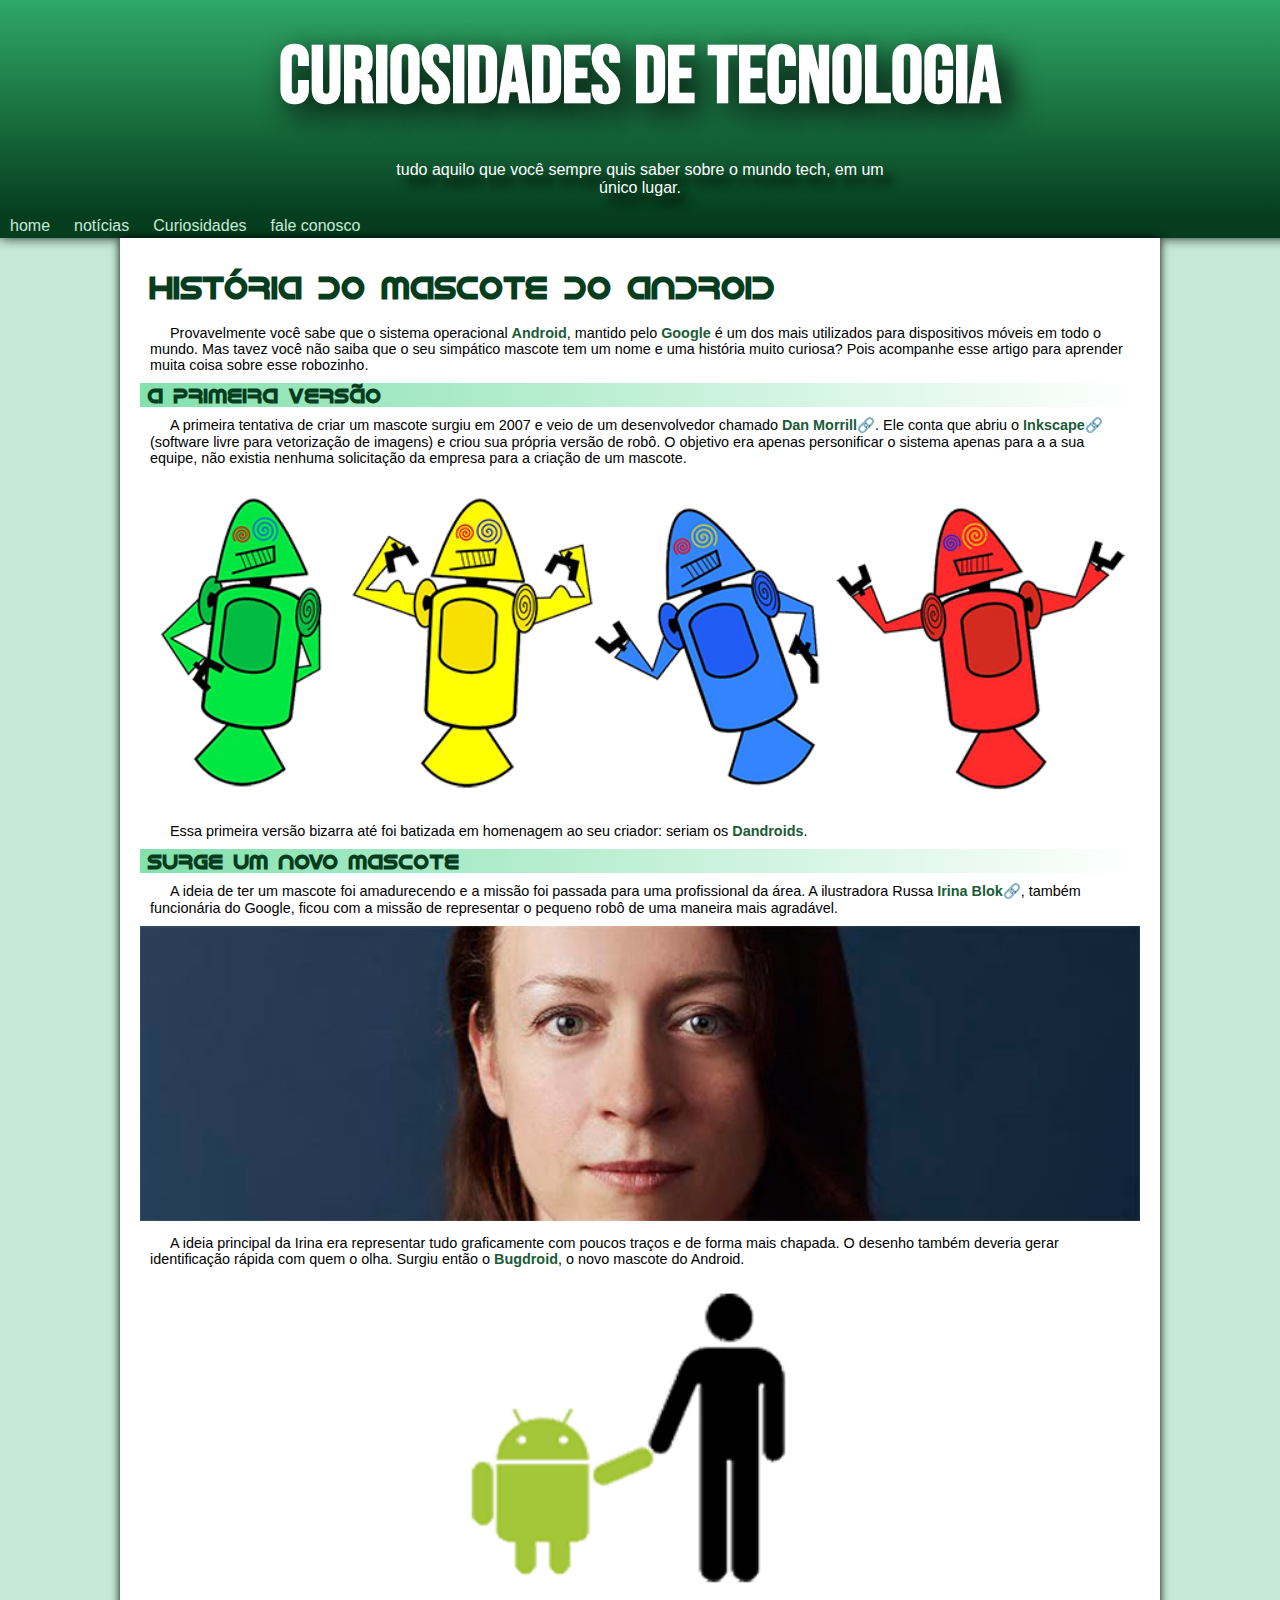
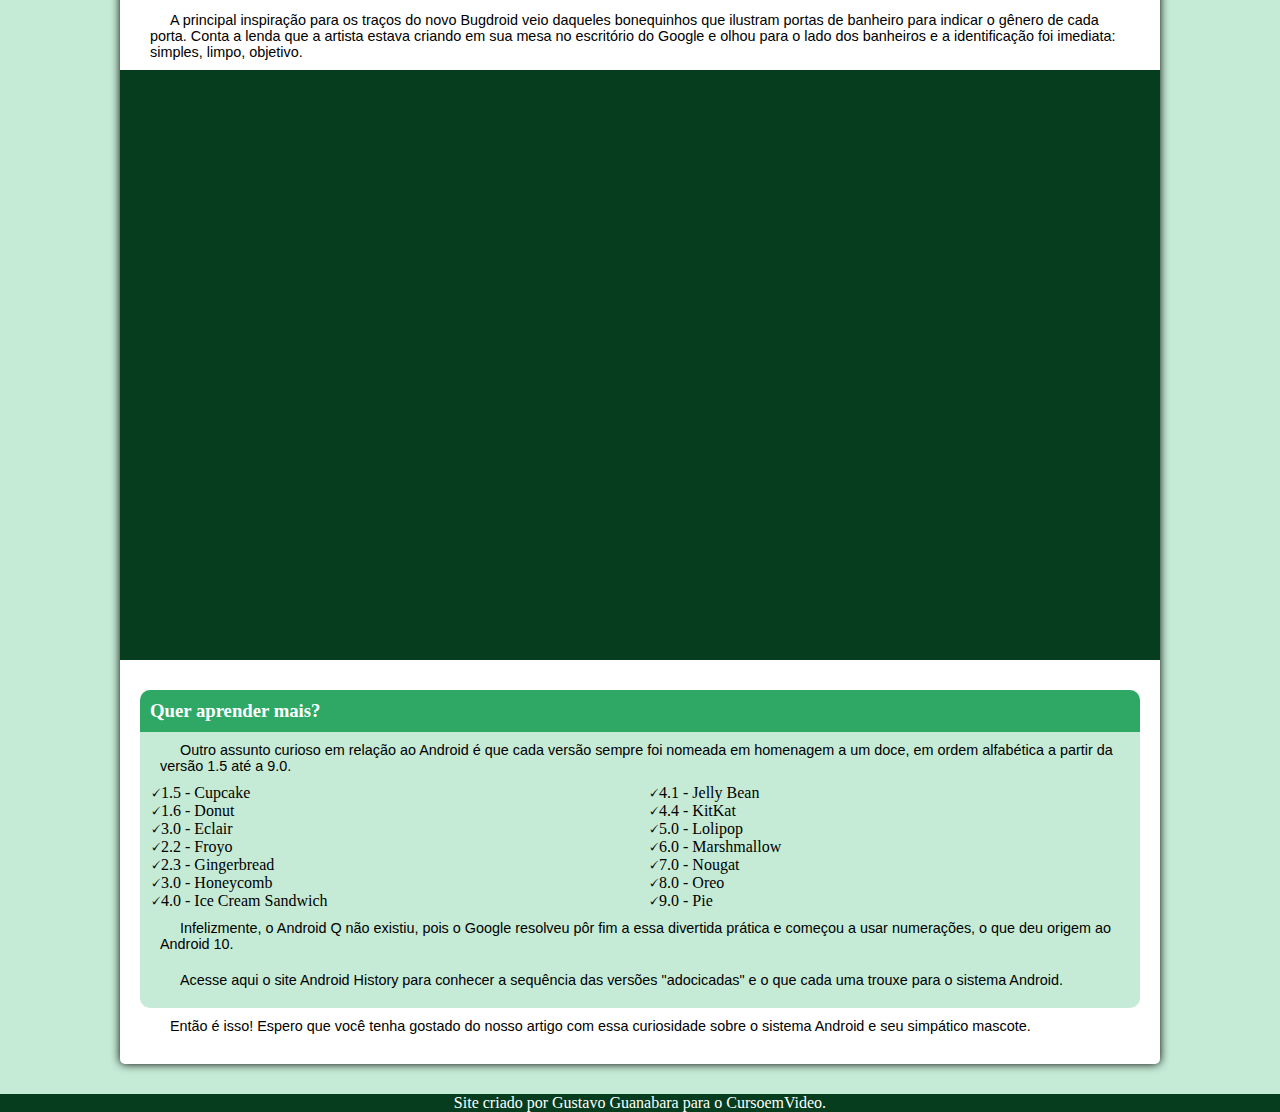
<file: Testando/index.html>
<!DOCTYPE html>
<html lang="pt-br">
<head>
    <meta charset="UTF-8">
    <meta http-equiv="X-UA-Compatible" content="IE=edge">
    <meta name="viewport" content="width=device-width, initial-scale=1.0">
    <link rel="stylesheet" href="estilo/style.css">
    <title>testando</title>
</head>
<body>

    <header>
    <H1>Curiosidades de tecnologia</H1>

    <p>tudo aquilo que você sempre quis saber sobre o mundo tech, em um único lugar.</p>
    </header>
    <nav>
    <a href="#">home</a>
    <a href="#">notícias</a>
    <a href="#">Curiosidades</a>
    <a href="#">fale conosco</a>
    </nav>


    <main>

    <article>

    <h1>História do Mascote do Android</h1>

    <p>Provavelmente você sabe que o sistema operacional <strong>Android</strong>, mantido pelo <strong>Google</strong> é um dos mais utilizados para dispositivos móveis em todo o mundo. Mas tavez você não saiba que o seu simpático mascote tem um nome e uma história muito curiosa? Pois acompanhe esse artigo para aprender muita coisa sobre esse robozinho.</p>

    <h2>A primeira versão</h2>

    <p>A primeira tentativa de criar um mascote surgiu em 2007 e veio de um desenvolvedor chamado <a href="https://androidcommunity.com/dan-morrill-shows-us-the-android-mascot-that-almost-was-20130103/" target="_blank"><strong>Dan Morrill🔗</strong></a>. Ele conta que abriu o <a href="https://inkscape.org/" target="_blank"><strong>Inkscape🔗</strong></a> (software livre para vetorização de imagens) e criou sua própria versão de robô. O objetivo era apenas personificar o sistema apenas para a a sua equipe, não existia nenhuma solicitação da empresa para a criação de um mascote.</p>

    <img src="imagens/dan-droids.png" alt="Dandroids">

    <p>Essa primeira versão bizarra até foi batizada em homenagem ao seu criador: seriam os <strong>Dandroids</strong>.</p>

    <h2>Surge um novo mascote</h2>

    <p>A ideia de ter um mascote foi amadurecendo e a missão foi passada para uma profissional da área. A ilustradora Russa<a href="https://www.irinablok.com/android" target="_blank"> <strong>Irina Blok🔗</strong></a>, também funcionária do Google, ficou com a missão de representar o pequeno robô de uma maneira mais agradável.</p>

    <img src="imagens/irina-blok.jpg" alt="irina-blok" class="irina">

    <p>A ideia principal da Irina era representar tudo graficamente com poucos traços e de forma mais chapada. O desenho também deveria gerar identificação rápida com quem o olha. Surgiu então o <strong>Bugdroid</strong>, o novo mascote do Android.</p>

    <img src="imagens/bugdroid.png" alt="" class="pequena">

    <p>A principal inspiração para os traços do novo Bugdroid veio daqueles bonequinhos que ilustram portas de banheiro para indicar o gênero de cada porta. Conta a lenda que a artista estava criando em sua mesa no escritório do Google e olhou para o lado dos banheiros e a identificação foi imediata: simples, limpo, objetivo.</p>

    <div class="video"><iframe width="700px" height="400px" src="https://www.youtube.com/embed/l2UDgpLz20M" title="YouTube video player" frameborder="0" allow="accelerometer; autoplay; clipboard-write; encrypted-media; gyroscope; picture-in-picture; web-share" allowfullscreen></iframe></div>

    <aside>

    <h3>Quer aprender mais? </h3>

    <p>Outro assunto curioso em relação ao Android é que cada versão sempre foi nomeada em homenagem a um doce, em ordem alfabética a partir da versão 1.5 até a 9.0.</p>

    <ul type="none">
    <li>1.5 - Cupcake</li>
    <li>1.6 - Donut</li>
    <li>3.0 - Eclair</li>
    <li>2.2 - Froyo</li>
    <li>2.3 - Gingerbread</li>
    <li>3.0 - Honeycomb</li>
    <li>4.0 - Ice Cream Sandwich</li>
    <li>4.1 - Jelly Bean</li>
    <li>4.4 - KitKat</li>
    <li>5.0 - Lolipop</li>
    <li>6.0 - Marshmallow</li>
    <li>7.0 - Nougat</li>
    <li>8.0 - Oreo</li>
    <li>9.0 - Pie</li>

    </ul>

    <p>Infelizmente, o Android Q não existiu, pois o Google resolveu pôr fim a essa divertida prática e começou a usar numerações, o que deu origem ao Android 10.</p>

    <p>Acesse aqui o site Android History para conhecer a sequência das versões "adocicadas" e o que cada uma trouxe para o sistema Android.</p>
    </aside>

    <p>Então é isso! Espero que você tenha gostado do nosso artigo com essa curiosidade sobre o sistema Android e seu simpático mascote.</p>
    </article>

    </main>

    <footer>Site criado por Gustavo Guanabara para o CursoemVideo.</footer>

    </body>
    </html>
</file>
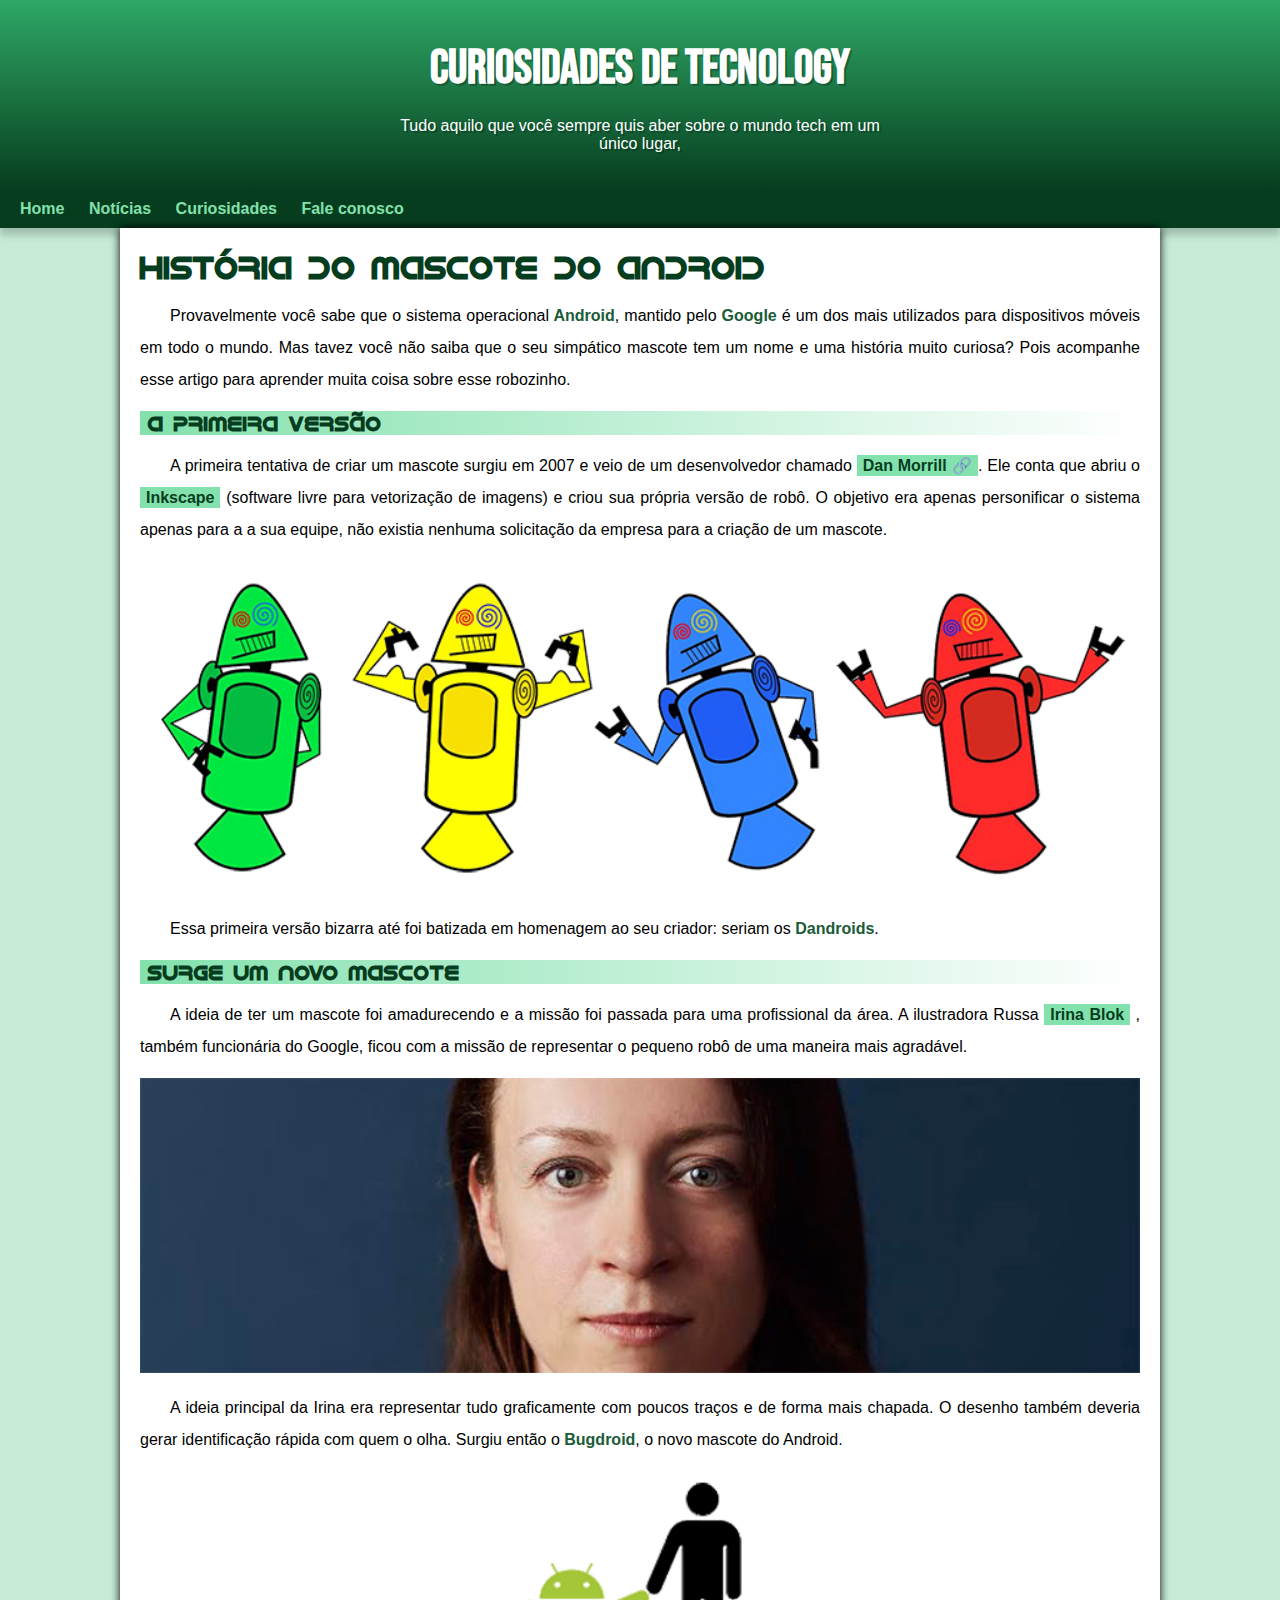
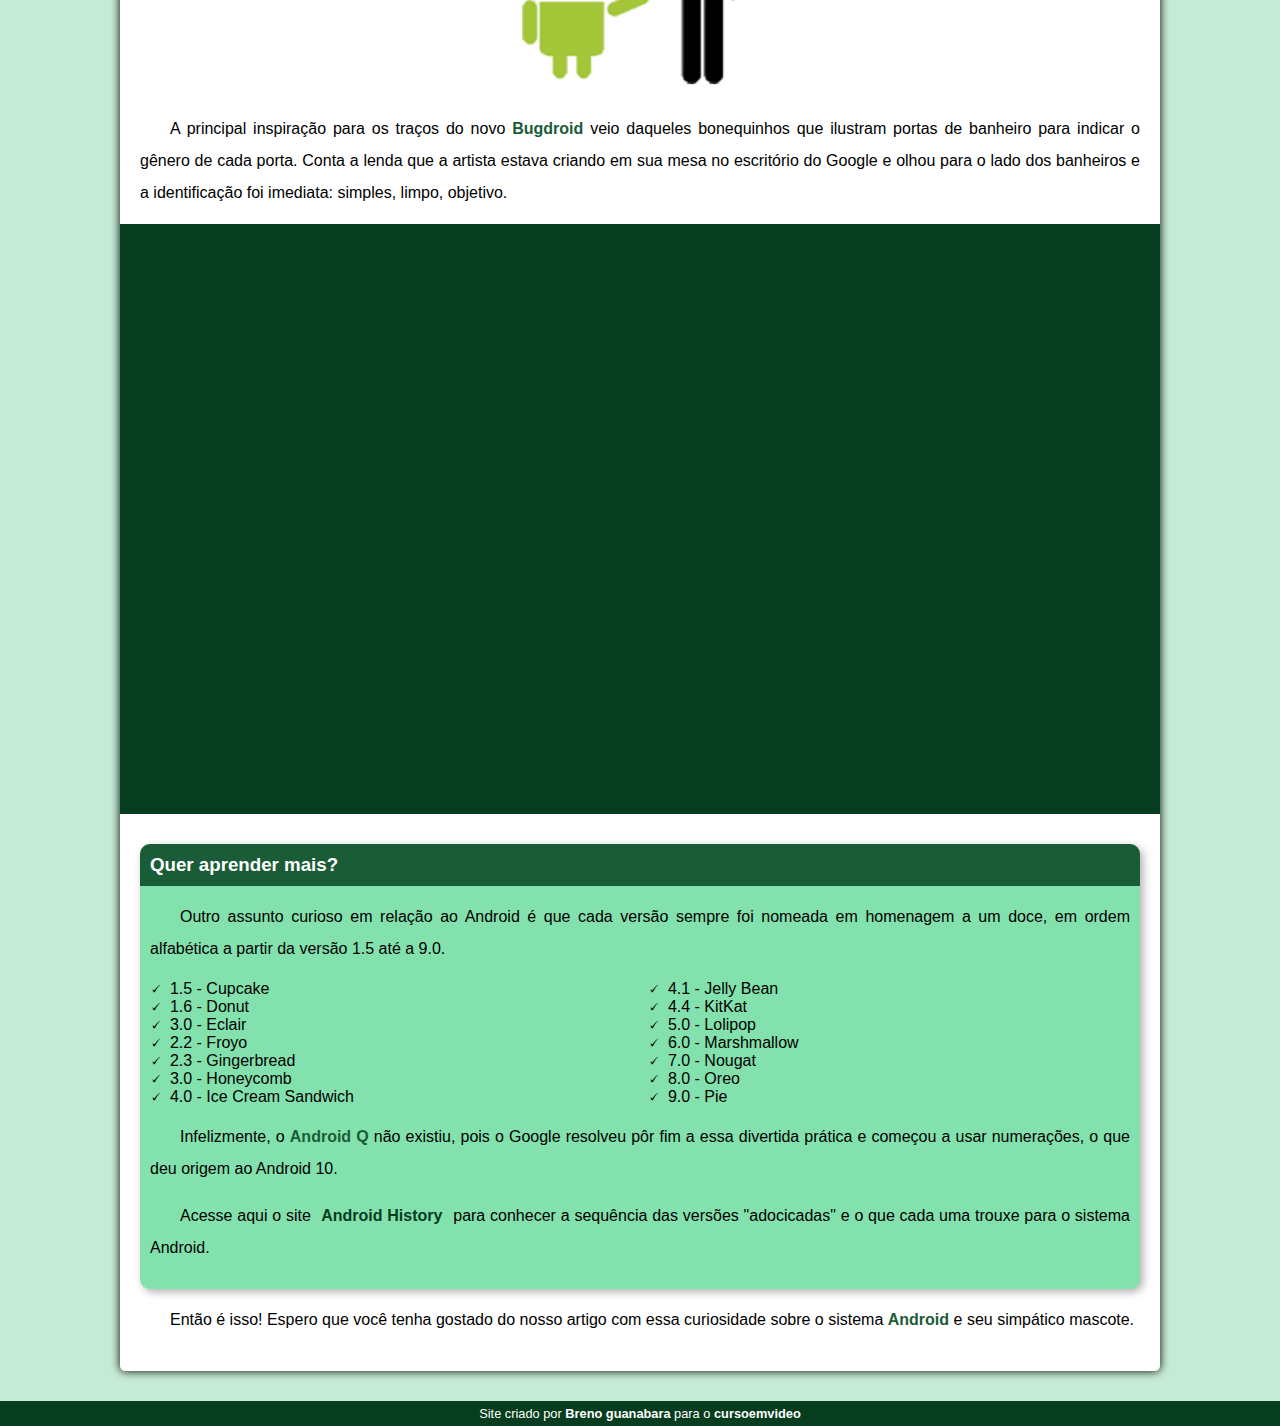
<file: Desafio/Android.html>
<!DOCTYPE html>
<html lang="pt-br">
<head>
    <meta charset="UTF-8">
    <meta http-equiv="X-UA-Compatible" content="IE=edge">
    <meta name="viewport" content="width=device-width, initial-scale=1.0">
    <title>Android</title>
    <link rel="shortcut icon" href="imagens/favicon.ico" type="image/x-icon">
    <link rel="stylesheet" href="estilo/style.css">

</head>
<body>
    <header>
        <h1>Curiosidades de Tecnology</h1>
        <p>Tudo aquilo que você sempre quis aber sobre o mundo tech em um único lugar,</p>


    </header>
    <nav>
        <a href="#">Home</a>
        <a href="#">Notícias</a>
        <a href="#">Curiosidades</a>
        <a href="#">Fale conosco</a>
    </nav>

    <main>
        <article>
            <h1>História do Mascote do Android</h1>

            <p>Provavelmente você sabe que o sistema operacional<strong> Android</strong>, mantido pelo <strong>Google</strong> é um dos mais utilizados para dispositivos móveis em todo o mundo. Mas tavez você não saiba que o seu simpático mascote tem um nome e uma história muito curiosa? Pois acompanhe esse artigo para aprender muita coisa sobre esse robozinho.</p>

            <h2>A primeira versão</h2>

            <p>A primeira tentativa de criar um mascote surgiu em 2007 e veio de um desenvolvedor chamado <a href="https://androidcommunity.com/dan-morrill-shows-us-the-android-mascot-that-almost-was-20130103/" target="_blank" class="externo">Dan Morrill</a>. Ele conta que abriu o <a href="https://inkscape.org/" target="_blank">Inkscape</a> (software livre para vetorização de imagens) e criou sua própria versão de robô. O objetivo era apenas personificar o sistema apenas para a a sua equipe, não existia nenhuma solicitação da empresa para a criação de um mascote.</p>

            <picture>
                <source media="(max-width: 600px)" srcset="imagens/dan-droids-pq.png">
                
                
                <img src="imagens/dan-droids.png" alt="mascote 1">
            </picture>

            <p>Essa primeira versão bizarra até foi batizada em homenagem ao seu criador: seriam os <strong>Dandroids</strong>.</p>

            <h2>Surge um novo mascote</h2>

            <p>A ideia de ter um mascote foi amadurecendo e a missão foi passada para uma profissional da área. A ilustradora Russa <a href="https://www.irinablok.com/android" target="_blank">Irina Blok</a> , também funcionária do Google, ficou com a missão de representar o pequeno robô de uma maneira mais agradável.</p>

            <picture>
                <source media="(max-width: 600px )" srcset="imagens/irina-blok-pq.jpg">
                
                 <img src="imagens/irina-blok.jpg" alt="criadora do Bugdroid">
            
            </picture>

            <p>A ideia principal da Irina era representar tudo graficamente com poucos traços e de forma mais chapada. O desenho também deveria gerar identificação rápida com quem o olha. Surgiu então o <strong>Bugdroid</strong>, o novo mascote do Android.</p>

            <img src="imagens/bugdroid.png" alt="bugdroid" class="pequena">

            <p>A principal inspiração para os traços do novo <strong>Bugdroid</strong> veio daqueles bonequinhos que ilustram portas de banheiro para indicar o gênero de cada porta. Conta a lenda que a artista estava criando em sua mesa no escritório do Google e olhou para o lado dos banheiros e a identificação foi imediata: simples, limpo, objetivo.</p>

            <div class="video">
                <iframe width="560" height="315" src="https://www.youtube.com/embed/l2UDgpLz20M" title="YouTube video player" frameborder="0" allow="accelerometer; autoplay; clipboard-write; encrypted-media; gyroscope; picture-in-picture; web-share" allowfullscreen> 
                    
                </iframe></div>

             <aside>
                 <h3>Quer aprender mais? </h3>
                 
                             <p>Outro assunto curioso em relação ao Android é que cada versão sempre foi nomeada em homenagem a um doce, em ordem alfabética a partir da versão 1.5 até a 9.0.</p>
                 
                             <ul>
                                 <li>1.5 - Cupcake</li>
                                 <li>1.6 - Donut</li>
                                 <li>3.0 - Eclair</li>
                                 <li>2.2 - Froyo</li>
                                 <li>2.3 - Gingerbread</li>
                                 <li>3.0 - Honeycomb</li>
                                 <li>4.0 - Ice Cream Sandwich</li>
                                 <li>4.1 - Jelly Bean</li>
                                 <li>4.4 - KitKat</li>
                                 <li>5.0 - Lolipop</li>
                                 <li>6.0 - Marshmallow</li>
                                 <li>7.0 - Nougat</li>
                                 <li>8.0 - Oreo</li>
                                 <li>9.0 - Pie</li>
                             </ul>
                 
                             <p>Infelizmente, o <strong>Android Q</strong> não existiu, pois o Google resolveu pôr fim a essa divertida prática e começou a usar numerações, o que deu origem ao Android 10.</p>

                             <p>Acesse aqui o site<a href="https://www.android.com/intl/pt_pt/history/" target="_blank"> Android History</a> para conhecer a sequência das versões "adocicadas" e o que cada uma trouxe para o sistema Android.</p>
             </aside>
            

            <p>Então é isso! Espero que você tenha gostado do nosso artigo com essa curiosidade sobre o sistema <strong>Android</strong> e seu simpático mascote. </p>
        </article>
    </main>
    
    <footer>
        <p>Site criado por<a href="https://gustavoguanabara.github.io/" target="_blank"> Breno guanabara</a> para o <a href="https://www.youtube.com/@CursoemVideo" target="_blank">cursoemvideo</a> </p>
    </footer>

    
</body>
</html>
</file>
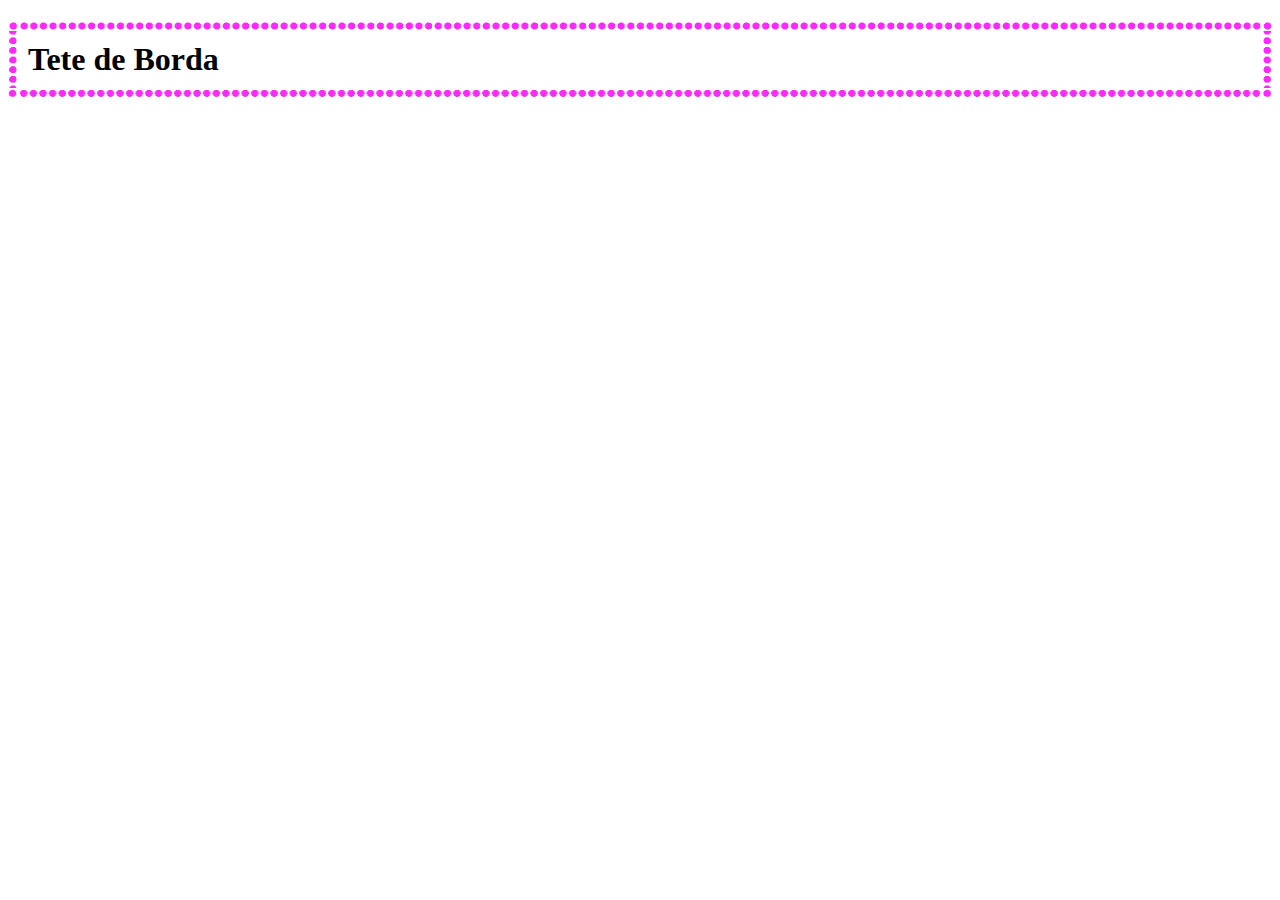
<file: Ex021/Caixa03.html>
<!DOCTYPE html>
<html lang="pt-br">
<head>
    <meta charset="UTF-8">
    <meta http-equiv="X-UA-Compatible" content="IE=edge">
    <meta name="viewport" content="width=device-width, initial-scale=1.0">
    <title>Borda personalizada</title>
    <style>
        h1{
            border: 10px solid black;
            padding: 10px;
            border-image-source: url('Borda.png') ;
            border-image-slice: 27;
            border-image-repeat: repeat;


        }




    </style>
</head>
<body>
    <h1>Tete de Borda</h1>
    
</body>
</html>
</file>
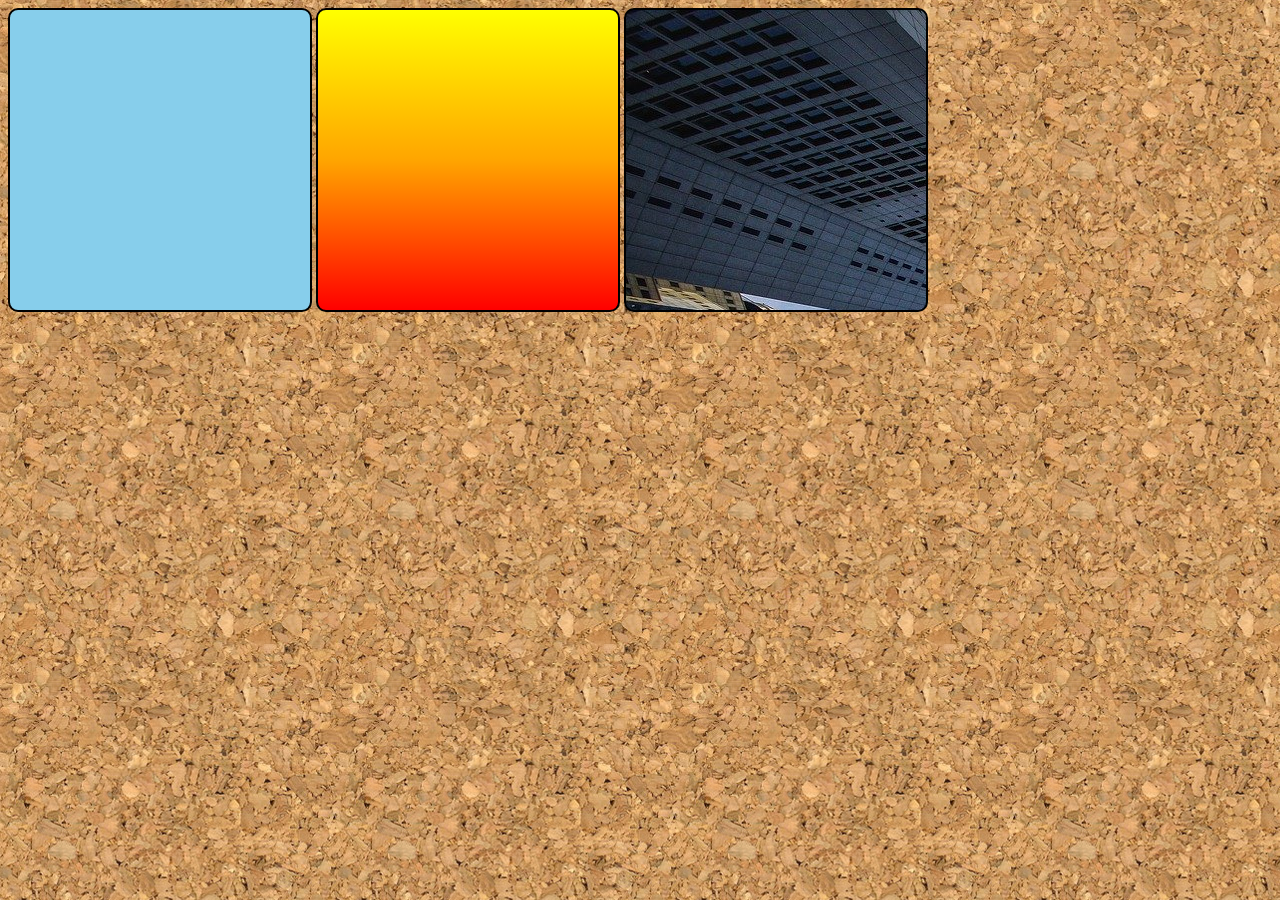
<file: Exercicios/ex022/Fundo001.html>
<!DOCTYPE html>
<html lang="pt-br">
<head>
    <meta charset="UTF-8">
    <meta http-equiv="X-UA-Compatible" content="IE=edge">
    <meta name="viewport" content="width=device-width, initial-scale=1.0">

    <title>Teste de imagens</title>

    <style>

        body {
            background-image: url('imagens/wallpaper001.jpg');
        }






        div.quadrado {
            display: inline-block;
            border: 2px solid black;
            width: 300px;
            height: 300px;
            border-radius: 10px;
            background-color: lightgray;

        }

        div#q1{
            background-color: skyblue;



        }

        div#q2{
            background-image:  linear-gradient(to bottom, yellow, orange, red);


            
        }

        div#q3{

            background-image: url('imagens/wallpaper002.jpg');

            
        }




    </style>
</head>
<body>
    <div class="quadrado" id="q1">


    </div>

    <div class="quadrado" id="q2">


    </div>

    <div class="quadrado" id="q3">


    </div>
</body>
</html>
</file>
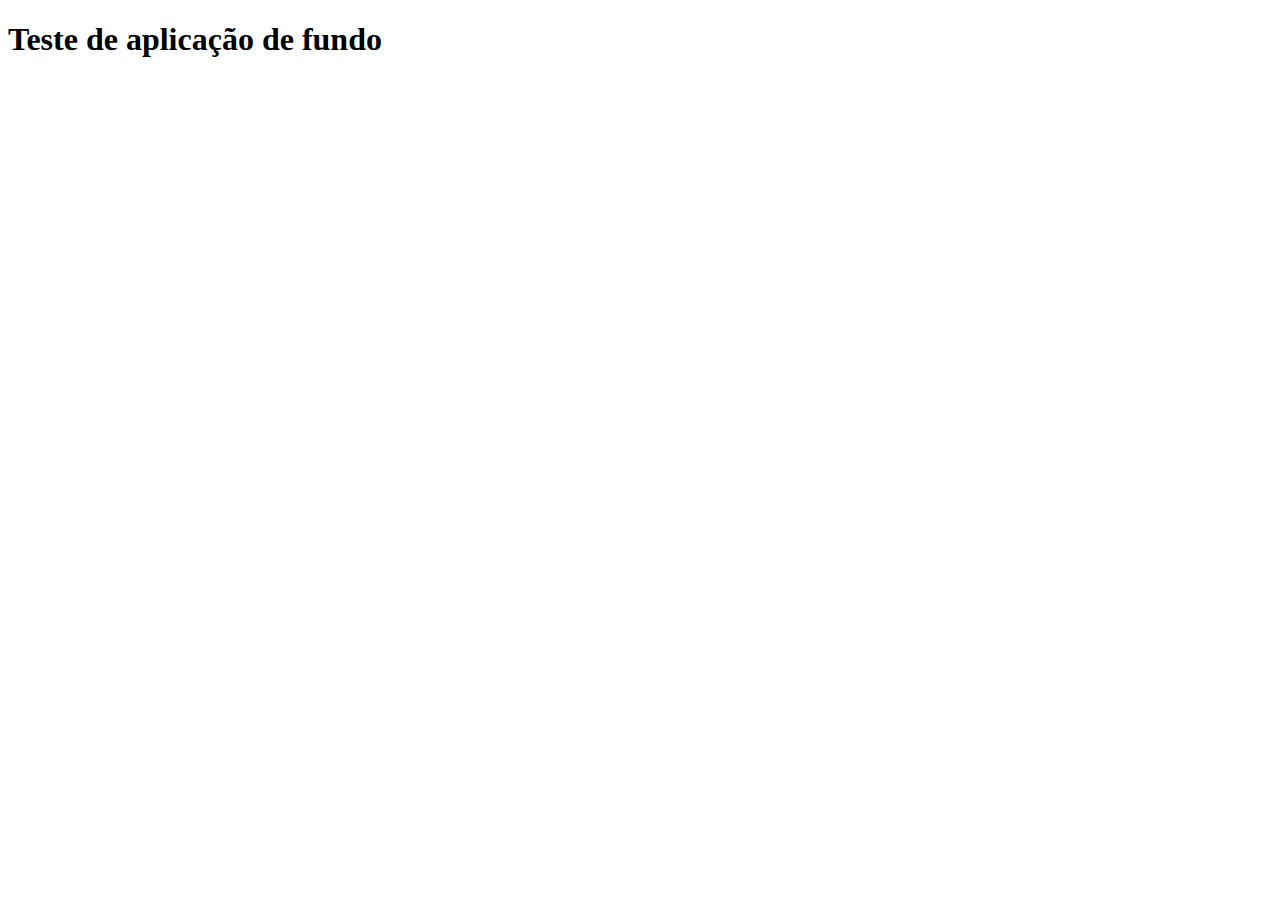
<file: Exercicios/ex022/Fundo002.html>
<!DOCTYPE html>
<html lang="pt-br">
<head>
    <meta charset="UTF-8">
    <meta http-equiv="X-UA-Compatible" content="IE=edge">
    <meta name="viewport" content="width=device-width, initial-scale=1.0">
    <title>Personalização de fundos</title>
    <style>
        body{
            background-image: url('https://gustavoguanabara.github.io/html-css/imagens/mascote.png');
            background-size: 100px 100px;
            background-repeat: repeat-y;
        }

        
    </style>
</head>
<body>
    <h1>Teste de aplicação de fundo</h1>
    
</body>
</html>
</file>
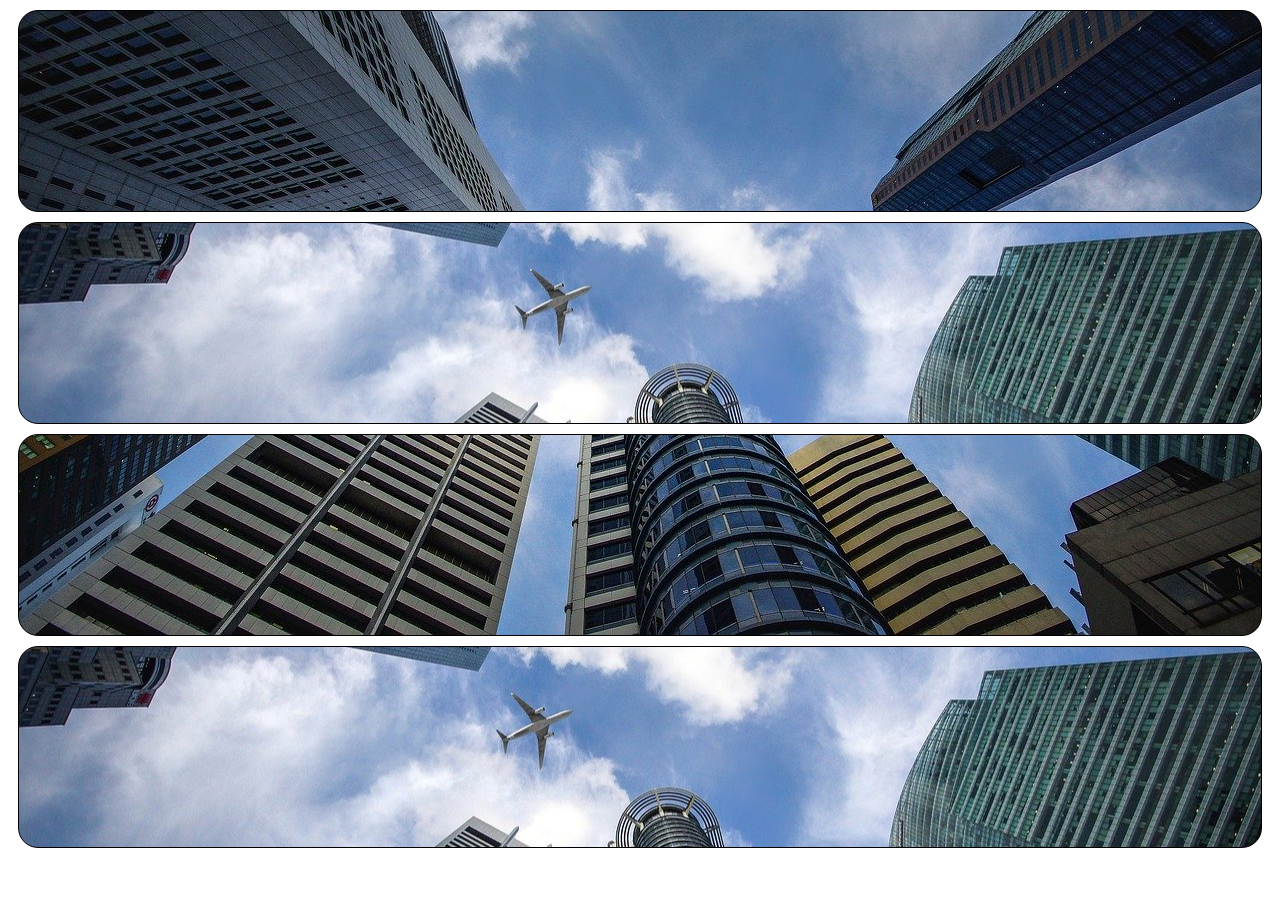
<file: Exercicios/ex022/Fundo003.html>
<!DOCTYPE html>
<html lang="en">
<head>
    <meta charset="UTF-8">
    <meta http-equiv="X-UA-Compatible" content="IE=edge">
    <meta name="viewport" content="width=device-width, initial-scale=1.0">
    <title>posição dos fundos</title>

    <style>
        div.bloco {
            background-image: url(imagens/wallpaper002.jpg);
            height: 200px ;
            border: 1px solid black;
            margin: 10px;
            border-radius: 20px;
        }

        div#q1 {

            background-position: left top;
        }

        div#q2 {
            background-position: left center;
        }

        div#q3 {
            background-position: right bottom;

        }

        div#q4 {
            background-position: center center;
        }


    </style>


</head>
<body>
    <div class="bloco" id="q1">


    </div>

    <div class="bloco" id="q2">


    </div>

    <div class="bloco" id="q3">


    </div>

    <div class="bloco" id="q4">


    </div>
    
</body>
</html>
</file>
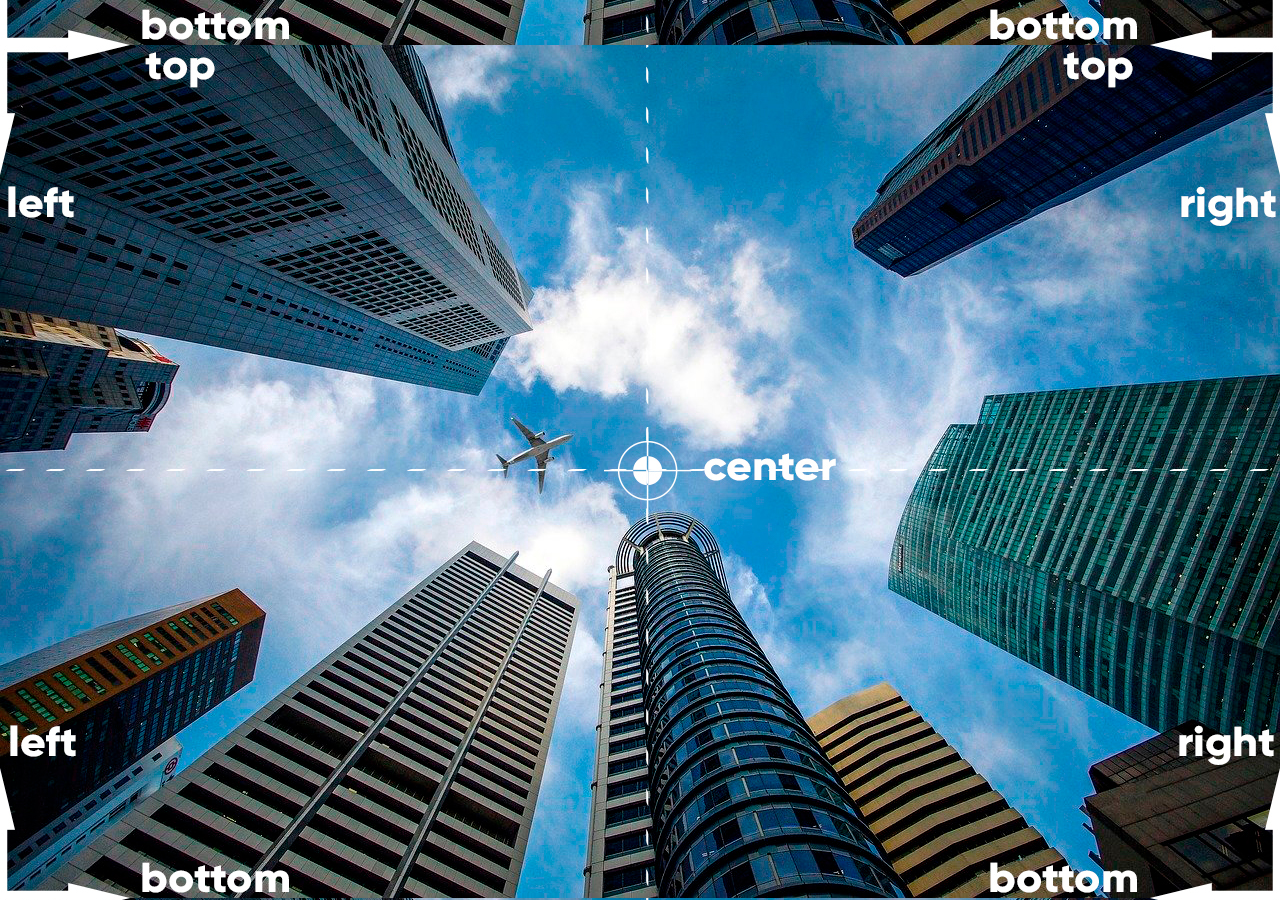
<file: Exercicios/ex022/Fundo005.html>
<!DOCTYPE html>
<html lang="pt-br">
<head>
    <meta charset="UTF-8">
    <meta http-equiv="X-UA-Compatible" content="IE=edge">
    <meta name="viewport" content="width=device-width, initial-scale=1.0">
    <title>Document</title>

    <style>
        body{
            height: 98vh;
            background-image: url('imagens/wallpaper003.jpg');
            background-position: right bottom;
        }




    </style>

    
</head>
<body>
    
</body>
</html>
</file>
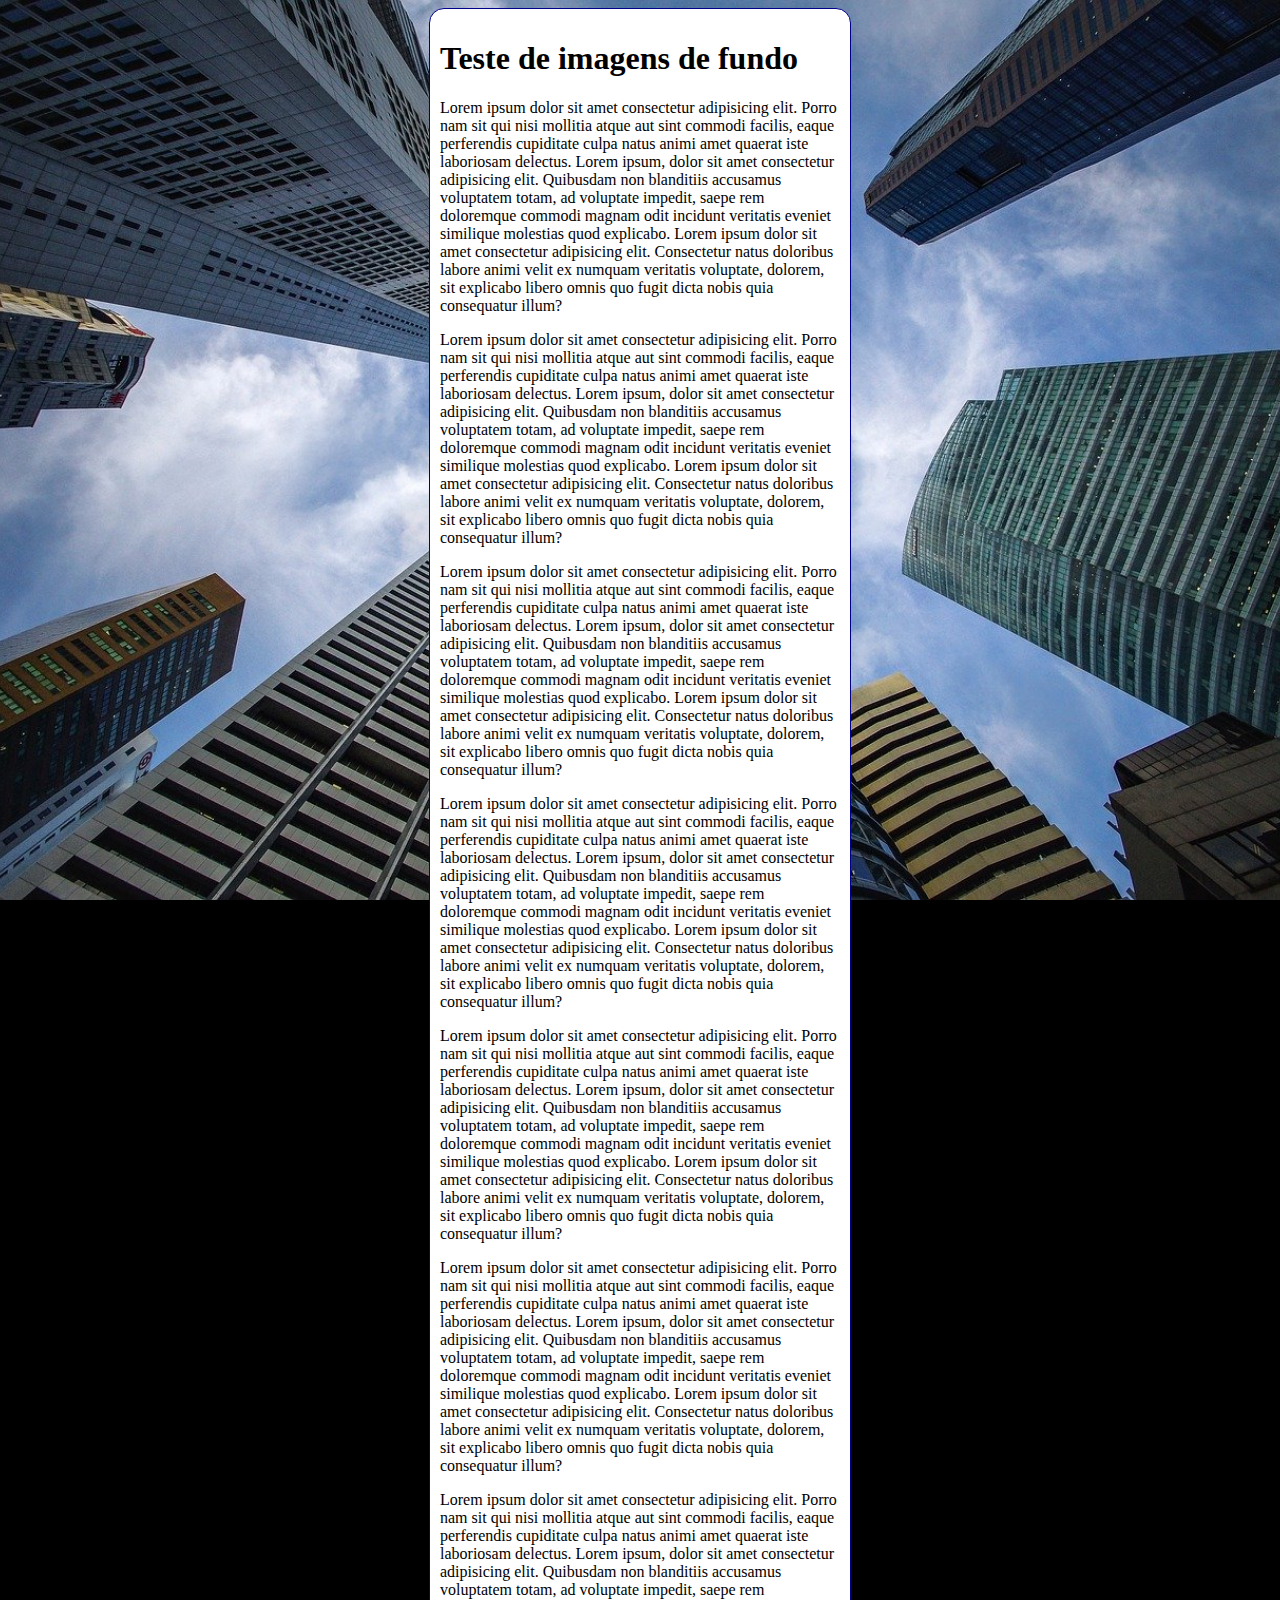
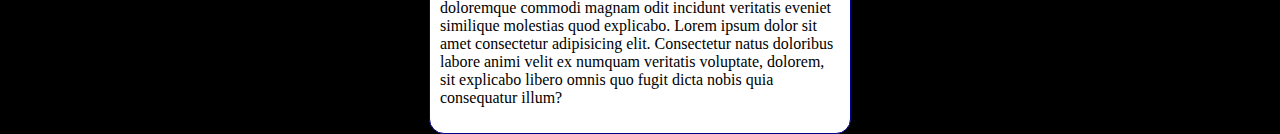
<file: Exercicios/ex022/Fundo006.html>
<!DOCTYPE html>
<html lang="pt-br">
<head>
    <meta charset="UTF-8">
    <meta http-equiv="X-UA-Compatible" content="IE=edge">
    <meta name="viewport" content="width=device-width, initial-scale=1.0">
    <title>Document</title>

    <style>
        body{
            height: 100vh;
            background-color: black;
            background-image: url('imagens/wallpaper002.jpg');
            background-position: center center; 
            background-repeat: no-repeat;
            background-size: cover;
            background-attachment: fixed;

        }

        main{
            background-color: white;
            width: 400px;
            padding: 10px;
            margin: auto;
            border: 1px solid darkblue;
            border-radius: 15px;

        }




    </style>





</head>
<body>
    <MAIN>
        <h1>Teste de imagens de fundo</h1>
        <p>Lorem ipsum dolor sit amet consectetur adipisicing elit. Porro nam sit qui nisi mollitia atque aut sint commodi facilis, eaque perferendis cupiditate culpa natus animi amet quaerat iste laboriosam delectus. Lorem ipsum, dolor sit amet consectetur adipisicing elit. Quibusdam non blanditiis accusamus voluptatem totam, ad voluptate impedit, saepe rem doloremque commodi magnam odit incidunt veritatis eveniet similique molestias quod explicabo. Lorem ipsum dolor sit amet consectetur adipisicing elit. Consectetur natus doloribus labore animi velit ex numquam veritatis voluptate, dolorem, sit explicabo libero omnis quo fugit dicta nobis quia consequatur illum?</p>
        <p>Lorem ipsum dolor sit amet consectetur adipisicing elit. Porro nam sit qui nisi mollitia atque aut sint commodi facilis, eaque perferendis cupiditate culpa natus animi amet quaerat iste laboriosam delectus. Lorem ipsum, dolor sit amet consectetur adipisicing elit. Quibusdam non blanditiis accusamus voluptatem totam, ad voluptate impedit, saepe rem doloremque commodi magnam odit incidunt veritatis eveniet similique molestias quod explicabo. Lorem ipsum dolor sit amet consectetur adipisicing elit. Consectetur natus doloribus labore animi velit ex numquam veritatis voluptate, dolorem, sit explicabo libero omnis quo fugit dicta nobis quia consequatur illum?</p>
        <p>Lorem ipsum dolor sit amet consectetur adipisicing elit. Porro nam sit qui nisi mollitia atque aut sint commodi facilis, eaque perferendis cupiditate culpa natus animi amet quaerat iste laboriosam delectus. Lorem ipsum, dolor sit amet consectetur adipisicing elit. Quibusdam non blanditiis accusamus voluptatem totam, ad voluptate impedit, saepe rem doloremque commodi magnam odit incidunt veritatis eveniet similique molestias quod explicabo. Lorem ipsum dolor sit amet consectetur adipisicing elit. Consectetur natus doloribus labore animi velit ex numquam veritatis voluptate, dolorem, sit explicabo libero omnis quo fugit dicta nobis quia consequatur illum?</p><p>Lorem ipsum dolor sit amet consectetur adipisicing elit. Porro nam sit qui nisi mollitia atque aut sint commodi facilis, eaque perferendis cupiditate culpa natus animi amet quaerat iste laboriosam delectus. Lorem ipsum, dolor sit amet consectetur adipisicing elit. Quibusdam non blanditiis accusamus voluptatem totam, ad voluptate impedit, saepe rem doloremque commodi magnam odit incidunt veritatis eveniet similique molestias quod explicabo. Lorem ipsum dolor sit amet consectetur adipisicing elit. Consectetur natus doloribus labore animi velit ex numquam veritatis voluptate, dolorem, sit explicabo libero omnis quo fugit dicta nobis quia consequatur illum?</p><p>Lorem ipsum dolor sit amet consectetur adipisicing elit. Porro nam sit qui nisi mollitia atque aut sint commodi facilis, eaque perferendis cupiditate culpa natus animi amet quaerat iste laboriosam delectus. Lorem ipsum, dolor sit amet consectetur adipisicing elit. Quibusdam non blanditiis accusamus voluptatem totam, ad voluptate impedit, saepe rem doloremque commodi magnam odit incidunt veritatis eveniet similique molestias quod explicabo. Lorem ipsum dolor sit amet consectetur adipisicing elit. Consectetur natus doloribus labore animi velit ex numquam veritatis voluptate, dolorem, sit explicabo libero omnis quo fugit dicta nobis quia consequatur illum?</p><p>Lorem ipsum dolor sit amet consectetur adipisicing elit. Porro nam sit qui nisi mollitia atque aut sint commodi facilis, eaque perferendis cupiditate culpa natus animi amet quaerat iste laboriosam delectus. Lorem ipsum, dolor sit amet consectetur adipisicing elit. Quibusdam non blanditiis accusamus voluptatem totam, ad voluptate impedit, saepe rem doloremque commodi magnam odit incidunt veritatis eveniet similique molestias quod explicabo. Lorem ipsum dolor sit amet consectetur adipisicing elit. Consectetur natus doloribus labore animi velit ex numquam veritatis voluptate, dolorem, sit explicabo libero omnis quo fugit dicta nobis quia consequatur illum?</p><p>Lorem ipsum dolor sit amet consectetur adipisicing elit. Porro nam sit qui nisi mollitia atque aut sint commodi facilis, eaque perferendis cupiditate culpa natus animi amet quaerat iste laboriosam delectus. Lorem ipsum, dolor sit amet consectetur adipisicing elit. Quibusdam non blanditiis accusamus voluptatem totam, ad voluptate impedit, saepe rem doloremque commodi magnam odit incidunt veritatis eveniet similique molestias quod explicabo. Lorem ipsum dolor sit amet consectetur adipisicing elit. Consectetur natus doloribus labore animi velit ex numquam veritatis voluptate, dolorem, sit explicabo libero omnis quo fugit dicta nobis quia consequatur illum?</p>
    </MAIN>
</body>
</html>
</file>
<file: Testando/estilo/style.css>
@charset "UTF-8";

 @import url('https://fonts.googleapis.com/css2?family=Bebas+Neue&family=Fredericka+the+Great&family=Kaushan+Script&family=Work+Sans:ital,wght@0,100;0,200;0,300;0,500;0,600;0,700;0,800;0,900;1,100;1,200;1,300;1,400;1,500;1,600;1,700;1,800;1,900&display=swap');


 @font-face{
    font-family: 'android';
    src: url('../fontes/idroid.otf') format('opentype');
    font-weight: normal;
 }
 :root {
    --cor0: #c5ebd6;
    --cor1: #83e1ad;
    --cor2: #3ddc84;
    --cor3: #2fa866;
    --cor4: #1a5c37;
    --cor5: #063d1e;

    --fonte-padrao: arial, verdana, helvetica, sans-serif;
    --fonte-destaque: 'Bebas Neue', cursive;
    --fonte-android: 'android', cursive;

}


*{
    margin: 0px;
    padding: 0px;
}

header{
background-image: linear-gradient(to bottom, var(--cor3), var(--cor5));
color: white;
box-shadow: 10px 10px 12px 10px black;

}

header h1{
    font-family: var(--fonte-destaque);
    padding-top: 30px;
    padding-bottom: 15px;
    margin: auto;
    text-align: center;
    font-size: 5em;
    text-shadow: 10px 10px 30px black;
    
}

header p{
    font-family: var(--fonte-padrao);
    padding: 20px;
    max-width: 500px;
    text-align: center;
    margin: auto;
    text-shadow: 10px 10px 10px  black;

}
nav{
    background-color: #063d1e;
    padding-bottom: 3px;
}

a:hover{
    background-color: var(--cor3);
    padding: 4px;
    border-radius: 5px;

}

nav > a{
    padding: 10px;
    color: var(--cor0);
    font-family: var(--fonte-padrao);
    text-decoration: none;
    
}

body{
    background-color: var(--cor0);
    

}
.pequena{
    width: 50%;
    display: block;
    margin: auto;
}

main{
    background-color: white;
    min-width: 300px;
    max-width: 1000px;
    margin: auto;
    padding: 20px;
    box-shadow: 0px 0px 10px black;
    border-radius:  0px 0px 5px 5px;
    
}

main h1{
    color: var(--cor5);
    font-family: var(--fonte-android);
    padding-bottom: 10px;
    padding: 10px;
    
}

strong{
    color: var(--cor4);
}

main  a {
    color: var(--cor4);
    text-decoration: none;
    
}
main  h2{
    color: var(--cor5);
    font-family: var(--fonte-android);
    font-size: 1.3em; 
    background-image: linear-gradient(to right, var(--cor1), transparent);
    text-indent: 8px;
    
    
}

main p{
    font-family: var(--fonte-padrao);
    font-size: 0.9em;
    padding-top: 10px;
    padding-bottom: 10px;
    text-indent: 20px;
    padding: 10px;
}
div.video{
   background-color: #063d1e;
   margin: 0px -20px 30px -20px;
   padding: 20px;
   padding-bottom: 57%;
   position: relative;


    
}
div.video > iframe{
    position: absolute;
    top: 5%;
    left: 5%;
    height: 90%;
    width: 90%;
    
}

img{
    width: 100%;
}




aside {
    background-color:var(--cor0);
    padding: 10px;
    border-radius: 10px 10px 10px 10px;
    

}

aside h3{
    background-color:var(--cor3);
    color: white;
    padding: 10px;
    margin: -10px -10px 0px -10px;
    border-radius: 10px 10px 0px 0px;

}
aside ul{
    list-style-position: inside;
    columns: 2;
    list-style-type: '\1F5F8';
}

footer{
    margin-top: 30px;
    background-color: #063d1e;
    color: white;
    text-align: center;
}
</file>
<file: Desafio/estilo/style.css>
@charset "UTF-8";

@import url('https://fonts.googleapis.com/css2?family=Bebas+Neue&family=Fredericka+the+Great&family=Kaushan+Script&family=Work+Sans:ital,wght@0,100;0,200;0,300;0,500;0,600;0,700;0,800;0,900;1,100;1,200;1,300;1,400;1,500;1,600;1,700;1,800;1,900&display=swap');

@font-face{
    font-family: 'android';
    src: url('../fontes/idroid.otf') format('opentype');
    font-weight: normal;
}

:root {
    --cor0: #c5ebd6;
    --cor1: #83e1ad;
    --cor2: #3ddc84;
    --cor3: #2fa866;
    --cor4: #1a5c37;
    --cor5: #063d1e;

    --fonte-padrao: arial, verdana, helvetica, sans-serif;
    --fonte-destaque: 'Bebas Neue', cursive;
    --fonte-android: 'android', cursive;

}

*{
    margin: 0px;
    padding:0px;
}


body{
    background-color: #c5ebd6;
    font-family: var(--fonte-padrao);
    
}
a.externo::after{
    content: '\00a0\1F517';
}

main  p {  text-align: justify;
    margin: 15px 0px;
    text-indent: 30px;
    line-height: 2em;
    font-size: 1em;

}
div.video{
    background-color: var(--cor5);
    margin: 0px -20px 30px -20px;
    padding: 20px;
    position: relative;
    padding-bottom: 57%;
    

}

div.video > iframe {
    position: absolute;
    top: 5%;
    left: 5%;
    width: 90%;
    height: 90%;

}

main strong{
    color: var(--cor4);
    font-weight: bold;
    

}
main a {
    text-decoration: none;
    font-weight: bold;
    color: var(--cor5);
    background-color: var(--cor1);
    padding: 2px 6px;

}
main a:hover{
    text-decoration: underline;
    color:var(--cor4);
}



header{
    min-height: 150px;
    text-align: center;
    background-image: linear-gradient(to bottom, #2fa866, #063d1e  );
    padding-top: 40px;
}
nav{
    background-color: #063d1e;
    padding: 10px;
    box-shadow: 0px 7px 7px rgba(0, 0, 0, 0.192);
}

nav > a {
    color: var(--cor1);
    padding: 10px;
    text-decoration: none; 
    font-weight: bold;
    transition-duration: 0.8s;
    border-radius: 5px;
    margin-bottom: 30px;
}
nav > a:hover{
    background-color: var(--cor3);
    color: var(--cor5);
}
main{

    margin: auto;
    margin-bottom:  30px;
    min-width: 300px;
    max-width: 1000px;
    background-color: white;
    padding: 20px;
    box-shadow: 0px 0px 10px black;
    border-radius: 0px 0px 5px 5px;
    
}
img{
    width: 100%;
}

header > h1{
    color: white;
    font-family: var(--fonte-destaque);
    font-size: 3em;
    margin-bottom: 20px;
    text-shadow: 2px 2px 0px rgba(0, 0, 0, 0.267);
    

}
header > p {
    font-family: var(--fonte-padrao);
    font-size: 1.2;
    color: white;
    max-width: 500px; 
    margin: auto;
    padding-left: 10px;
    padding-right: 10px;
    text-shadow: 2px 2px 0px rgba(0, 0, 0, 0.267);
    
}

main  h1{
    color: #063d1e;
    font-family: var(--fonte-android);

}
main  h2{
    color: #063d1e;
    font-family: var(--fonte-android);
    font-size: 1.3em;
    background-image: linear-gradient(to right, var( --cor1), transparent);
    text-indent: 8px;
}

footer{
    background-color: #063d1e;
    color: white;
    text-align: center;
    font-size: 0.8em;
    padding: 5px;
}

aside{
     background-color:var(--cor1) ;
     padding: 10px;
     border-radius: 10px;
     box-shadow: 3px 3px 8px rgba(0, 0, 0, 0.312);

}

footer a{
    color: white;
    font-weight: bolder;
    text-decoration: none;

}

footer a:hover {
    text-decoration: underline;
    color: var(--cor1);
}

main  img{ width: 100%;

}
main img.pequena {
    max-width: 350px;
    display: block;
    margin: auto;
} 
aside ul {
    list-style-type: '\1F5F8\00a0\00a0';
    list-style-position: inside;
    columns: 2;
}

aside h3{
    background-color: var(--cor4);
    color: white;
    padding: 10px;
    margin: -10px -10px 0px -10px;
    border-radius: 10px 10px 0px 0px;
    

}
</file>
